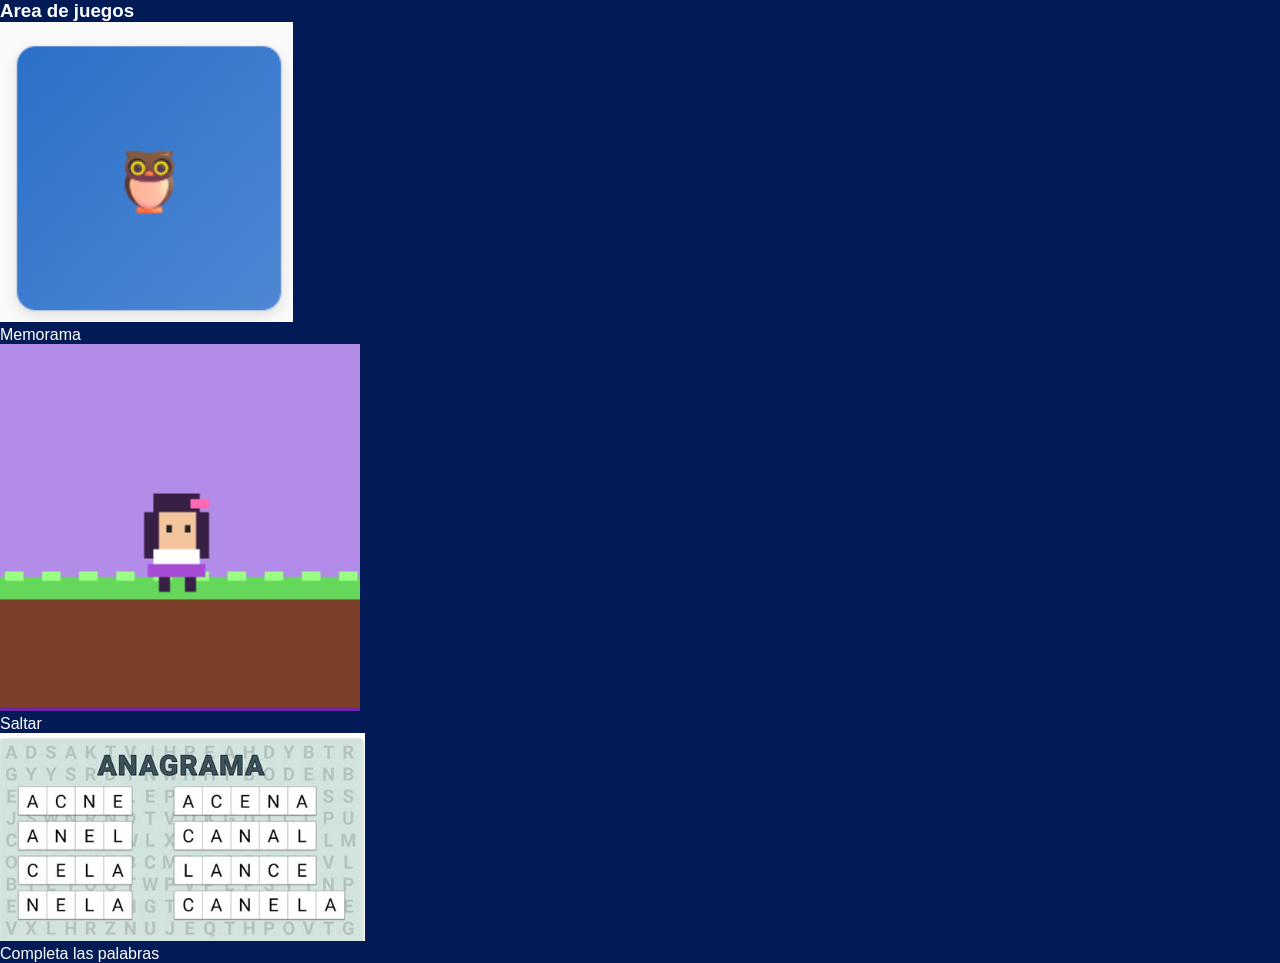
<file: juegos.html>
<!DOCTYPE html>
<html lang="en">
<head>
    <meta charset="UTF-8">
    <meta name="viewport" content="width=device-width, initial-scale=1.0">
    <link rel="stylesheet" href="estilo.css">
    <title>Juegos</title>
</head>
<body>
    <section id="juegos" style="background-color:#021b56;color:white;">




<h3>Area de juegos</h3>


<div class="container">
    <!-- Correcta -->
    <div class="card" onclick="location.href='memorama.html'">
        <img src="img/memorama.png">
       <p>Memorama</p>
    </div>
    <div class="card" onclick="location.href='saltar.html'">
        <img src="img/salta.png">
       <p>Saltar</p>
    </div>
    <div class="card" onclick="location.href='completar.html'">
        <img src="img/anagrama.png">
       <p>Completa las palabras</p>
    </div>
   
</div>    
</section>






</body>
</html>
</file>
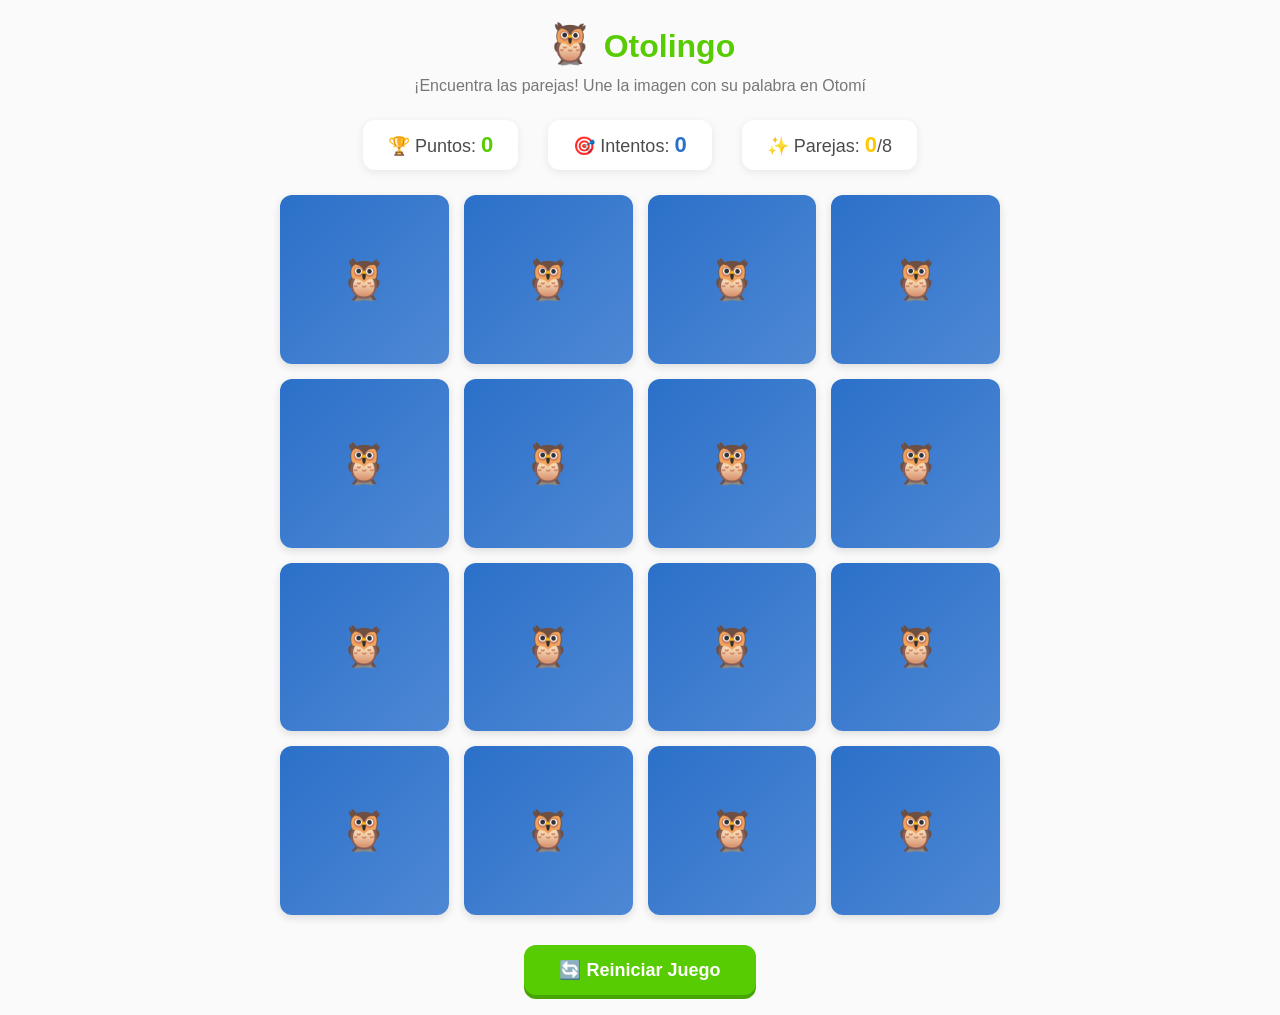
<file: memorama.html>
<!DOCTYPE html>
<html lang="es">
<head>
    <meta charset="UTF-8">
    <meta name="viewport" content="width=device-width, initial-scale=1.0">
    <title>Otolingo 🦉 - Memorama con Imágenes</title>
    <style>
        * {
            margin: 0;
            padding: 0;
            box-sizing: border-box;
            font-family: 'Arial Rounded MT Bold', sans-serif;
        }




        :root {
            --verde: #58CC02;
            --verde-oscuro: #46A302;
            --azul: #2B70C9;
            --azul-claro: #4E88D4;
            --amarillo: #FFC800;
            --rojo: #FF4B4B;
            --gris: #E5E5E5;
            --texto: #4B4B4B;
            --fondo: #FAFAFA;
        }




        body {
            background-color: var(--fondo);
            color: var(--texto);
            min-height: 100vh;
            padding: 20px;
        }




        header {
            text-align: center;
            margin-bottom: 25px;
        }




        h1 {
            font-size: 32px;
            color: var(--verde);
            margin-bottom: 10px;
        }




        h1 span {
            font-size: 40px;
        }




        .subtitulo {
            font-size: 16px;
            color: #777;
        }




        .info-juego {
            display: flex;
            justify-content: center;
            gap: 30px;
            margin-bottom: 25px;
            font-size: 18px;
            flex-wrap: wrap;
        }




        .puntuacion, .intentos, .encontrados {
            background: white;
            padding: 12px 25px;
            border-radius: 12px;
            box-shadow: 0 2px 8px rgba(0,0,0,0.08);
        }




        .puntuacion span { color: var(--verde); font-weight: bold; font-size: 22px; }
        .intentos span { color: var(--azul); font-weight: bold; font-size: 22px; }
        .encontrados span { color: var(--amarillo); font-weight: bold; font-size: 22px; }




        /* TABLERO */
        .tablero {
            max-width: 720px;
            margin: 0 auto;
            display: grid;
            grid-template-columns: repeat(4, 1fr);
            gap: 15px;
        }




        /* TARJETAS */
        .tarjeta {
            aspect-ratio: 1 / 1;
            position: relative;
            cursor: pointer;
            transform-style: preserve-3d;
            transition: transform 0.5s ease;
        }




        .tarjeta.volteada {
            transform: rotateY(180deg);
        }




        .cara {
            position: absolute;
            width: 100%;
            height: 100%;
            border-radius: 12px;
            display: flex;
            align-items: center;
            justify-content: center;
            backface-visibility: hidden;
            box-shadow: 0 3px 8px rgba(0,0,0,0.12);
        }




        .trasera {
            background: linear-gradient(135deg, var(--azul), var(--azul-claro));
            font-size: 40px;
        }




        .frente {
            background: white;
            border: 3px solid var(--amarillo);
            transform: rotateY(180deg);
            flex-direction: column;
            padding: 8px;
        }




        .emoji {
            font-size: 48px;
            margin-bottom: 5px;
        }




        .palabra {
            font-size: 16px;
            font-weight: bold;
            color: var(--azul);
            text-align: center;
        }




        .tarjeta.acertada .frente {
            background: #E8FFE8;
            border-color: var(--verde);
        }




        /* BOTONES */
        .contenedor-boton {
            text-align: center;
            margin-top: 30px;
        }




        .boton {
            background: var(--verde);
            color: white;
            border: none;
            padding: 14px 35px;
            font-size: 18px;
            border-radius: 12px;
            cursor: pointer;
            font-weight: bold;
            box-shadow: 0 4px 0 var(--verde-oscuro);
            transition: all 0.1s;
        }




        .boton:active {
            transform: translateY(4px);
            box-shadow: none;
        }




        /* MENSAJE FINAL */
        .mensaje-final {
            position: fixed;
            top: 50%;
            left: 50%;
            transform: translate(-50%, -50%);
            background: white;
            padding: 40px;
            border-radius: 20px;
            box-shadow: 0 6px 25px rgba(0,0,0,0.2);
            text-align: center;
            z-index: 100;
            display: none;
        }




        .mensaje-final h2 {
            font-size: 28px;
            color: var(--verde);
            margin-bottom: 15px;
        }




        .mensaje-final p {
            font-size: 18px;
            margin-bottom: 20px;
        }




        .oculto {
            display: none !important;
        }




        /* Responsivo */
        @media (max-width: 600px) {
            .tablero {
                grid-template-columns: repeat(3, 1fr);
            }
            .emoji {
                font-size: 36px;
            }
            .palabra {
                font-size: 13px;
            }
        }
    </style>
</head>
<body>




    <header>
        <h1><span>🦉</span> Otolingo</h1>
        <p class="subtitulo">¡Encuentra las parejas! Une la imagen con su palabra en Otomí</p>
    </header>




    <div class="info-juego">
        <div class="puntuacion">🏆 Puntos: <span id="puntos">0</span></div>
        <div class="intentos">🎯 Intentos: <span id="intentos">0</span></div>
        <div class="encontrados">✨ Parejas: <span id="encontrados">0</span>/8</div>
    </div>




    <div class="tablero" id="tablero"></div>




    <div class="contenedor-boton">
        <button class="boton" onclick="reiniciarJuego()">🔄 Reiniciar Juego</button>
    </div>




    <!-- MENSAJE FINAL -->
    <div class="mensaje-final" id="mensajeFinal">
        <h2>🎉 ¡Felicidades!</h2>
        <p>Has encontrado todas las parejas en <strong id="totalIntentos">0</strong> intentos</p>
        <p>Puntuación final: <strong id="puntosFinal">0</strong> puntos</p>
        <button class="boton" onclick="cerrarMensaje(); reiniciarJuego();">¡Jugar otra vez!</button>
    </div>




    <script>
        // ==========================================
        // BASE DE DATOS: IMAGEN ↔ PALABRA EN OTOMÍ
        // ==========================================
      const parejas = [
            { imagen: "🐕", palabra: "F'yo", nombre: "Perro" },
            { imagen: "🐱", palabra: "Mixtu", nombre: "Gato" },
            { imagen: "🏠", palabra: "Nguu", nombre: "Casa" },
            { imagen: "💧", palabra: "Deje", nombre: "Agua" },
            { imagen: "🌽", palabra: "dethä", nombre: "Maíz" },
            { imagen: "☀️", palabra: "Jädi", nombre: "Sol" },
            { imagen: "🌙", palabra: "Zänä", nombre: "Luna" },
            { imagen: "👋", palabra: "Jaxia", nombre: "Hola" }
        ];






        // ==========================================
        // VARIABLES DEL JUEGO
        // ==========================================
        let puntos = 0;
        let intentos = 0;
        let parejasEncontradas = 0;
        let tarjetasVolteadas = [];
        let bloqueado = false;




        // ==========================================
        // INICIAR JUEGO
        // ==========================================
        function iniciarJuego() {
            puntos = 0;
            intentos = 0;
            parejasEncontradas = 0;
            tarjetasVolteadas = [];
            bloqueado = false;
           
            actualizarPuntuacion();
            generarTarjetas();
        }




        // ==========================================
        // MEZCLAR ARRAY
        // ==========================================
        function mezclar(array) {
            return array.slice().sort(() => Math.random() - 0.5);
        }




        // ==========================================
        // GENERAR TARJETAS
        // ==========================================
        function generarTarjetas() {
            const tablero = document.getElementById('tablero');
            tablero.innerHTML = "";




            // Crear pares: una tarjeta con IMAGEN y otra con la PALABRA en Otomí
            let tarjetas = [];
            parejas.forEach((par, indice) => {
                // Tarjeta con imagen
                tarjetas.push({ tipo: "imagen", contenido: par.imagen, parId: indice });
                // Tarjeta con palabra en Otomí
                tarjetas.push({ tipo: "palabra", contenido: par.palabra, parId: indice });
            });




            // Mezclar las tarjetas
            tarjetas = mezclar(tarjetas);




            // Crear cada tarjeta en el HTML
            tarjetas.forEach((datos) => {
                const tarjeta = document.createElement('div');
                tarjeta.className = 'tarjeta';
                tarjeta.dataset.parId = datos.parId;
                tarjeta.dataset.tipo = datos.tipo;
               
                if (datos.tipo === "imagen") {
                    tarjeta.innerHTML = `
                        <div class="cara trasera">🦉</div>
                        <div class="cara frente">
                            <div class="emoji">${datos.contenido}</div>
                        </div>
                    `;
                } else {
                    tarjeta.innerHTML = `
                        <div class="cara trasera">🦉</div>
                        <div class="cara frente">
                            <div class="palabra">${datos.contenido}</div>
                        </div>
                    `;
                }
               
                tarjeta.onclick = () => voltearTarjeta(tarjeta);
                tablero.appendChild(tarjeta);
            });
        }




        // ==========================================
        // VOLTEAR TARJETA
        // ==========================================
        function voltearTarjeta(tarjeta) {
            if (bloqueado) return;
            if (tarjeta.classList.contains('volteada')) return;
            if (tarjeta.classList.contains('acertada')) return;




            tarjeta.classList.add('volteada');
            tarjetasVolteadas.push(tarjeta);




            if (tarjetasVolteadas.length === 2) {
                intentos++;
                actualizarPuntuacion();
                comprobarPareja();
            }
        }




        // ==========================================
        // COMPROBAR SI SON PAREJA
        // ==========================================
        function comprobarPareja() {
            bloqueado = true;
            const t1 = tarjetasVolteadas[0];
            const t2 = tarjetasVolteadas[1];




            if (t1.dataset.parId === t2.dataset.parId) {
                // ✅ ¡ENCONTRÓ LA PAREJA!
                puntos += 10;
                parejasEncontradas++;
               
                setTimeout(() => {
                    t1.classList.add('acertada');
                    t2.classList.add('acertada');
                    t1.style.cursor = "default";
                    t2.style.cursor = "default";
                    actualizarPuntuacion();
                   
                    if (parejasEncontradas === parejas.length) {
                        setTimeout(mostrarMensajeFinal, 500);
                    }
                   
                    tarjetasVolteadas = [];
                    bloqueado = false;
                }, 600);
               
            } else {
                // ❌ NO SON IGUALES
                setTimeout(() => {
                    t1.classList.remove('volteada');
                    t2.classList.remove('volteada');
                    tarjetasVolteadas = [];
                    bloqueado = false;
                }, 1000);
            }
        }




        function actualizarPuntuacion() {
            document.getElementById('puntos').textContent = puntos;
            document.getElementById('intentos').textContent = intentos;
            document.getElementById('encontrados').textContent = `${parejasEncontradas}`;
        }




        function mostrarMensajeFinal() {
            document.getElementById('totalIntentos').textContent = intentos;
            document.getElementById('puntosFinal').textContent = puntos;
            document.getElementById('mensajeFinal').style.display = "block";
        }




        function cerrarMensaje() {
            document.getElementById('mensajeFinal').style.display = "none";
        }




        function reiniciarJuego() {
            cerrarMensaje();
            iniciarJuego();
        }




        window.onload = iniciarJuego;
    </script>
</body>
</html>
</file>
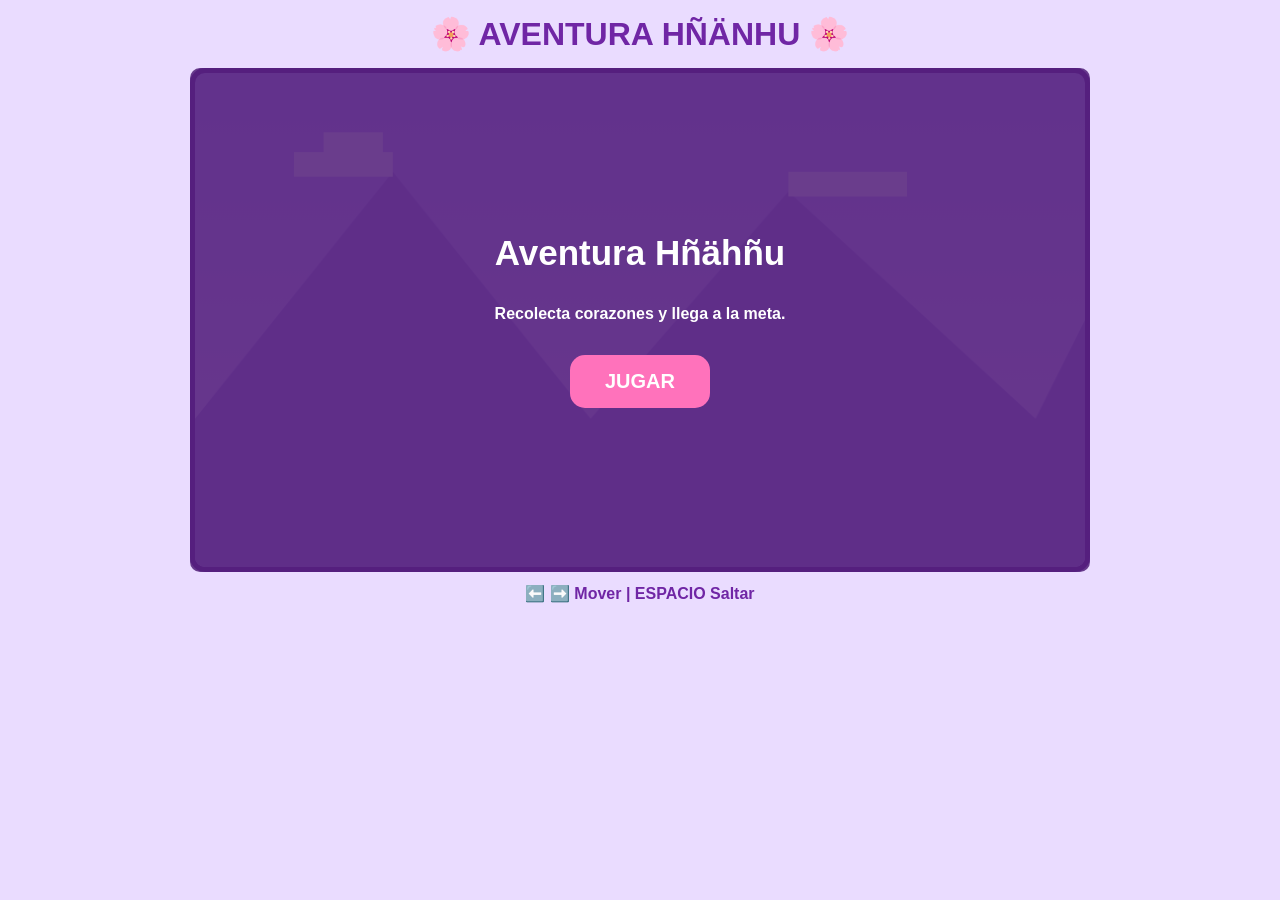
<file: saltar.html>
<!DOCTYPE html>
<html lang="es">
<head>
<meta charset="UTF-8">
<meta name="viewport" content="width=device-width, initial-scale=1.0">
<title>Aventura Hñähñu</title>
<style>
*{
    margin: 0;
    padding: 0;
    box-sizing: border-box;
}




body {
    background: #eadcff;
    font-family: Arial, sans-serif;
    text-align: center;
}




h1 {
    color: #7026a5;
    margin: 15px;
}




#contenedor {
    width: 900px;
    max-width: 95%;
    margin: auto;
    position: relative;
}




canvas {
    width: 100%;
    background: linear-gradient(#c9a7ff, #f4cfff);
    border: 5px solid #7026a5;
    border-radius: 15px;
    display: block;
}




#menu {
    position: absolute;
    top: 0;
    left: 0;
    width: 100%;
    height: 100%;
    background: rgba(80, 30, 120, 0.85);
    color: white;
    display: flex;
    flex-direction: column;
    justify-content: center;
    align-items: center;
    border-radius: 10px;
    gap: 20px;
}




#menu h2 {
    font-size: 35px;
}




button {
    background: #ff72bb;
    border: none;
    padding: 15px 35px;
    border-radius: 15px;
    font-size: 20px;
    color: white;
    cursor: pointer;
    font-weight: bold;
}




button:hover {
    background: #ff43a3;
}




p {
    margin: 12px;
    color: #7026a5;
    font-weight: bold;
}
</style>
</head>




<body>




<h1>🌸 AVENTURA HÑÄNHU 🌸</h1>




<div id="contenedor">




<canvas id="juego" width="900" height="500"></canvas>




<div id="menu">
    <h2 id="titulo">Aventura Hñähñu</h2>
    <p style="color:white">Recolecta corazones y llega a la meta.</p>
    <button onclick="iniciar()">JUGAR</button>
</div>




</div>




<p>⬅️ ➡️ Mover | ESPACIO Saltar</p>




<script>
const canvas = document.getElementById("juego");
const ctx = canvas.getContext("2d");
const menu = document.getElementById("menu");
const titulo = document.getElementById("titulo");




let jugador;
let plataformas;
let corazones;
let obstaculos;
let teclas = {};
let puntos = 0;
let vidas = 3;
let jugando = false;
let camara = 0;
let meta = 3500;




const gravedad = 0.6;




function iniciar() {
    puntos = 0;
    vidas = 3;
    camara = 0;




    jugador = {
        x: 50,
        y: 350,
        w: 35,
        h: 45,
        vx: 0,
        vy: 0,
        suelo: false
    };




    plataformas = [
        {x:0,y:430,w:400,h:70},
        {x:500,y:370,w:180,h:30},
        {x:780,y:320,w:180,h:30},
        {x:1100,y:400,w:300,h:70},
        {x:1500,y:340,w:200,h:30},
        {x:1800,y:290,w:180,h:30},
        {x:2100,y:420,w:350,h:70},
        {x:2600,y:350,w:200,h:30},
        {x:3000,y:400,w:600,h:70}
    ];




    corazones = [
        {x:250,y:350},
        {x:570,y:300},
        {x:850,y:250},
        {x:1200,y:330},
        {x:1550,y:280},
        {x:1850,y:230},
        {x:2200,y:350},
        {x:2650,y:290},
        {x:3200,y:330}
    ];




    obstaculos = [
        {x:600,y:345,w:30,h:25},
        {x:1250,y:375,w:35,h:25},
        {x:2250,y:395,w:35,h:25},
        {x:3150,y:375,w:35,h:25}
    ];




    jugador.x = 50;
    jugador.y = 350;




    jugando = true;
    menu.style.display = "none";




    actualizar();
}




// DIBUJAR JUGADOR
function dibujarJugador() {
    let x = jugador.x - camara;
    let y = jugador.y;




    // Cabello
    ctx.fillStyle = "#382044";
    ctx.fillRect(x+5,y,x+0?25:25,15);
    ctx.fillRect(x,y+10,35,25);




    // Cara
    ctx.fillStyle = "#f4c49c";
    ctx.fillRect(x+8,y+10,20,20);




    // Ojos
    ctx.fillStyle = "#222";
    ctx.fillRect(x+12,y+17,3,4);
    ctx.fillRect(x+22,y+17,3,4);




    // Blusa
    ctx.fillStyle = "#ffffff";
    ctx.fillRect(x+5,y+30,25,10);




    // Falda
    ctx.fillStyle = "#a64bd4";
    ctx.fillRect(x+2,y+38,31,7);




    // Piernas
    ctx.fillStyle = "#382044";
    ctx.fillRect(x+8,y+45,6,8);
    ctx.fillRect(x+22,y+45,6,8);




    // Moño
    ctx.fillStyle = "#ff69b4";
    ctx.fillRect(x+25,y+3,10,5);
}




// DIBUJAR ESCENARIO
function dibujarMundo() {
    ctx.clearRect(0,0,900,500);




    // Montañas
    ctx.fillStyle = "#b38be8";
    ctx.beginPath();
    ctx.moveTo(0,350);
    ctx.lineTo(200,100);
    ctx.lineTo(400,350);
    ctx.lineTo(600,120);
    ctx.lineTo(850,350);
    ctx.lineTo(900,250);
    ctx.lineTo(900,500);
    ctx.lineTo(0,500);
    ctx.fill();




    // Nubes
    ctx.fillStyle = "#fff1ff";
    ctx.fillRect(100,80,100,25);
    ctx.fillRect(130,60,60,25);
    ctx.fillRect(600,100,120,25);




    // Plataformas
    plataformas.forEach(p => {
        let x = p.x-camara;




        ctx.fillStyle = "#7b3f2a";
        ctx.fillRect(x,p.y,p.w,p.h);




        ctx.fillStyle = "#65d85c";
        ctx.fillRect(x,p.y,p.w,12);




        ctx.fillStyle = "#9bff83";
        for(let i=0;i<p.w;i+=20){
            ctx.fillRect(x+i,p.y-3,10,5);
        }
    });




    // Corazones
    corazones.forEach(c => {
        ctx.font = "30px Arial";
        ctx.fillText("💗",c.x-camara,c.y);
    });


    // Meta
    ctx.fillStyle = "#7131a5";
    ctx.fillRect(meta-camara,280,8,150);




    ctx.font = "40px Arial";
    ctx.fillText("🏁",meta-camara-20,280);




    dibujarJugador();




    // HUD
    ctx.fillStyle = "#6d299a";
    ctx.font = "bold 22px Arial";
    ctx.fillText("💗 Vidas: "+vidas,20,35);
    ctx.fillText("⭐ Puntos: "+puntos,700,35);
}




// COLISIONES
function colision(a,b) {
    return a.x < b.x+b.w &&
           a.x+a.w > b.x &&
           a.y < b.y+b.h &&
           a.y+a.h > b.y;
}




// ACTUALIZAR JUGADOR
function mover() {
    jugador.vx = 0;




    if(teclas["ArrowRight"]) jugador.vx = 5;
    if(teclas["ArrowLeft"]) jugador.vx = -5;




    jugador.x += jugador.vx;
    jugador.vy += gravedad;
    jugador.y += jugador.vy;




    jugador.suelo = false;




    plataformas.forEach(p => {
        if(colision(jugador,p) && jugador.vy >= 0 &&
           jugador.y+jugador.h-jugador.vy <= p.y+5) {




            jugador.y = p.y-jugador.h;
            jugador.vy = 0;
            jugador.suelo = true;
        }
    });




    // CAER
    if(jugador.y > 550) perderVida();




    // CORAZONES
    corazones = corazones.filter(c => {
        let objeto = {x:c.x,y:c.y,w:25,h:25};




        if(colision(jugador,objeto)) {
            puntos += 10;
            return false;
        }
        return true;
    });




    // OBSTACULOS
    obstaculos.forEach(o => {
        if(colision(jugador,o)) perderVida();
    });




    // META
    if(jugador.x >= meta) finalizar(true);




    // CAMARA
    camara = jugador.x-200;
    if(camara < 0) camara = 0;
}




// PERDER VIDA
function perderVida() {
    vidas--;




    jugador.x -= 80;
    jugador.y = 300;
    jugador.vy = 0;




    if(vidas <= 0) finalizar(false);
}




// FINAL
function finalizar(victoria) {
    jugando = false;
    menu.style.display = "flex";




    if(victoria) {
        titulo.innerText = "🎉 ¡GANASTE! 🎉";
    } else {
        titulo.innerText = "💔 GAME OVER";
    }




    menu.querySelector("p").innerText =
        "Puntuación final: "+puntos;




    menu.querySelector("button").innerText = "VOLVER A JUGAR";
}




// BUCLE
function actualizar() {
    if(!jugando) return;




    mover();
    dibujarMundo();




    requestAnimationFrame(actualizar);
}




// TECLADO
document.addEventListener("keydown", e => {
    teclas[e.key] = true;




    if(e.code === "Space" && jugador && jugador.suelo) {
        jugador.vy = -13;
        jugador.suelo = false;
    }
});




document.addEventListener("keyup", e => {
    teclas[e.key] = false;
});




// INICIO
dibujarMundo();
</script>




</body>
</html>
</file>
<file: estilo.css>
* {
    box-sizing: border-box;
    margin: 0;
    padding: 0;
    font-family: 'Segoe UI', Tahoma, Geneva, Verdana, sans-serif;
}

body {
    background-color: #f4f7f6;
    display: gray;
    justify-content: center;
    align-items: center;
    min-height: 100vh;
    color: #333;
}

.contenedor {
    background: #ffffff;
    padding: 40px;
    border-radius: 16px;
    box-shadow: 0 10px 25px rgba(0, 0, 0, 0.08);
    text-align: center;
    max-width: 700px;
    width: 90%;
    display:flex;
}

.palabra-nueva {
    display: inline-block;
    background-color: #e3f2fd;
    color: #1976d2;
    font-size: 0.85rem;
    font-weight: 700;
    padding: 6px 14px;
    border-radius: 20px;
    letter-spacing: 1px;
    margin-bottom: 20px;
}

h1 {
    font-size: 1.8rem;
    margin-bottom: 30px;
    color: #2c3e50;
}

.opciones {
    display: flex;
    grid-template-columns: repeat(auto-fit, minmax(180px, 1fr));
    gap: 20px;
}

.opcion {
    background: #fafafa;
    border: 2px solid #e0e0e0;
    border-radius: 12px;
    padding: 20px;
    cursor: pointer;
    transition: all 0.3s ease;
    display: flex;
    flex-direction: column;
    align-items: center;
}

.opcion:hover {
    border-color: #1976d2;
    transform: translateY(-5px);
    box-shadow: 0 6px 15px rgba(25, 118, 210, 0.15);
    background: #fff;
}

.opcion img {
    width: 100px;
    height: 100px;
    object-fit: contain;
    margin-bottom: 15px;
}

.opcion p {
    font-size: 1.1rem;
    font-weight: 600;
    color: #34495e;
}

#menu-lateral {
    display: flex;
    width: 250px;
    height: 100%;
    background: #deb6eb;
    transition: left 0.3s ease;
    font-family: Impact, Haettenschweiler, 'Arial Narrow Bold', sans-serif;
    font-size: 24px;
}
#Nuevo_Menu{
position: fixed;
top: 0;
left: 0;
background: #333;
padding: 10px;
}



* {
    margin: 0;
    padding: 0;
    box-sizing: border-box;
}

body {
    font-family: Arial, sans-serif;
    background-color: #f7f7f7;
}

/* CONTENEDOR PRINCIPAL */

.contenedor {
    width: 900px;
    max-width: 90%;

    margin: 60px auto;

    background-color: white;

    padding: 40px;

    border-radius: 20px;
}

/* PALABRA NUEVA */

.palabra-nueva {
    color: #8e44ad;
    font-size: 16px;
    font-weight: bold;
    letter-spacing: 1px;

    margin-bottom: 12px;
}

/* PREGUNTA */

h1 {
    font-size: 32px;
    color: #333;

    margin-bottom: 35px;
}

/* LAS TRES OPCIONES */

.opciones {
    display: flex;

    justify-content: center;

    gap: 25px;
}

/* TARJETA */

.opcion {
    width: 220px;
    height: 230px;

    background-color: white;

    border: 2px solid #d9d9d9;

    border-radius: 15px;

    padding: 10px;

    text-align: center;

    cursor: pointer;

    transition: 0.2s;
}

/* IMAGEN */

.opcion img {
    width: 196px;
    height: 170px;

    object-fit: contain;

    border-radius: 10px;

    display: block;

    margin: auto;
}

/* NOMBRE */

.opcion p {
    font-size: 18px;

    font-weight: bold;

    color: #333;

    margin-top: 8px;
}
/* Reseteo básico para evitar márgenes raros */
body {
  margin: 0;
  font-family: Arial, sans-serif;
  background-color: #cadcf3;
}

/* Contenedor principal del menú lateral */
.container-menu {
  position: fixed;
  top: 0;
  left: 0;
  width: 250px;
  height: 100vh;
  background-color: #1e293b; /* Azul oscuro elegante */
  padding-top: 20px;
  box-shadow: 2px 0 10px rgba(0, 0, 0, 0.1);
}

/* Estilo para la etiqueta OTOMI (Título del menú) */
label[for], label {
  display: block;
  color: #ffffff;
  font-size: 1.4rem;
  font-weight: bold;
  text-align: center;
  padding: 10px 0 20px 0;
  border-bottom: 1px solid #334155;
  letter-spacing: 1px;
}

/* Lista del menú */
.container-menu ul {
  list-style: none;
  padding: 0;
  margin: 20px 0 0 0;
}

/* Elementos de la lista */
.container-menu ul li {
  margin-bottom: 5px;
}

/* Enlaces del menú */
.container-menu ul li a {
  display: block;
  color: #94a3b8; /* Gris claro */
  text-decoration: none;
  padding: 14px 25px;
  font-size: 0.95rem;
  font-weight: 600;
  transition: all 0.3s ease;
}

/* Efecto Hover al pasar el mouse por las opciones */
.container-menu ul li a:hover {
  background-color: #334155;
  color: #ffffff;
  padding-left: 35px; /* Efecto de desplazamiento dinámico */
}

/* Estilo para el botón de cerrar sesión (Último elemento) */
.container-menu ul li:last-child a {
  color: #ef4444; /* Rojo para advertir salida */
}

.container-menu ul li:last-child a:hover {
  background-color: #fca5a5;
  color: #991b1b;
}

/* Ajuste para el contenido derecho de tu página */
.contenedor {
  margin-left: 250px; /* Misma anchura que el menú lateral */
  padding: 40px;
}
/* Audio dentro de la tarjeta */
.card audio {
width: 100%;
margin-top: 10px;
border-radius: 20px;
}


/* Menú principal */
#nuevo_menu {
    background-color: #02205a;
    width: 100%;
    padding: 15px 0;
    box-shadow: 0 4px 8px rgba(0, 0, 0, 0.2);
}

/* Título del menú */
#nuevo_menu label {
    display: block;                                        
    text-align: center;
    color: rgb(3, 0, 0);
    font-size: 26px;
    font-weight: bold;
    margin-bottom: 15px;                         
    letter-spacing: 3px;
}

/* Lista horizontal */
#nuevo_menu ul {
    list-style: none;
    display: flex;
    justify-content: center;
    align-items: center;
    gap: 20px;
    margin: 0;
    padding: 0;
}

/* Enlaces */
#nuevo_menu a {
    text-decoration: none;
    color: rgb(39, 4, 4);
    padding: 12px 18px;
    display: block;
    border-radius: 8px;
    transition: 0.3s;
}

/* Efecto al pasar el cursor */
#nuevo_menu a:hover {
    background-color: #000000;
    color: #321b13;
}
</file>
